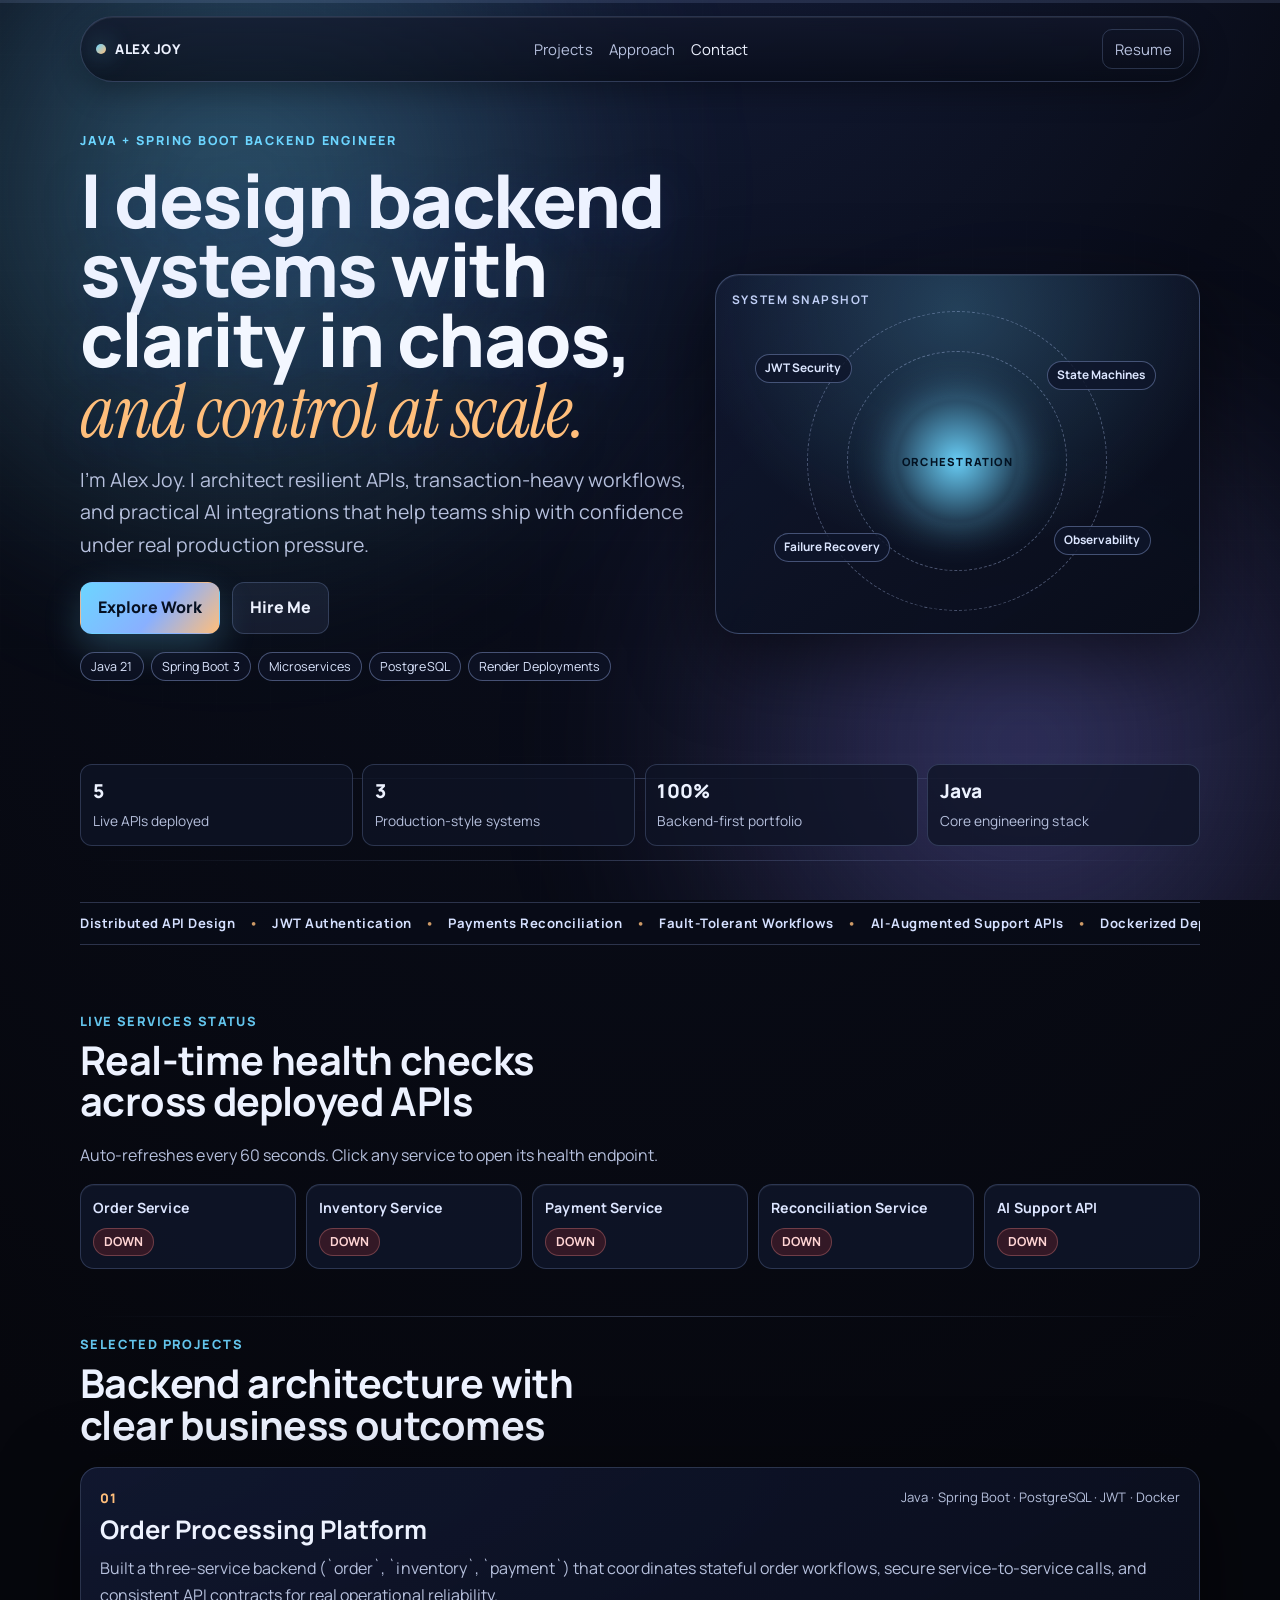
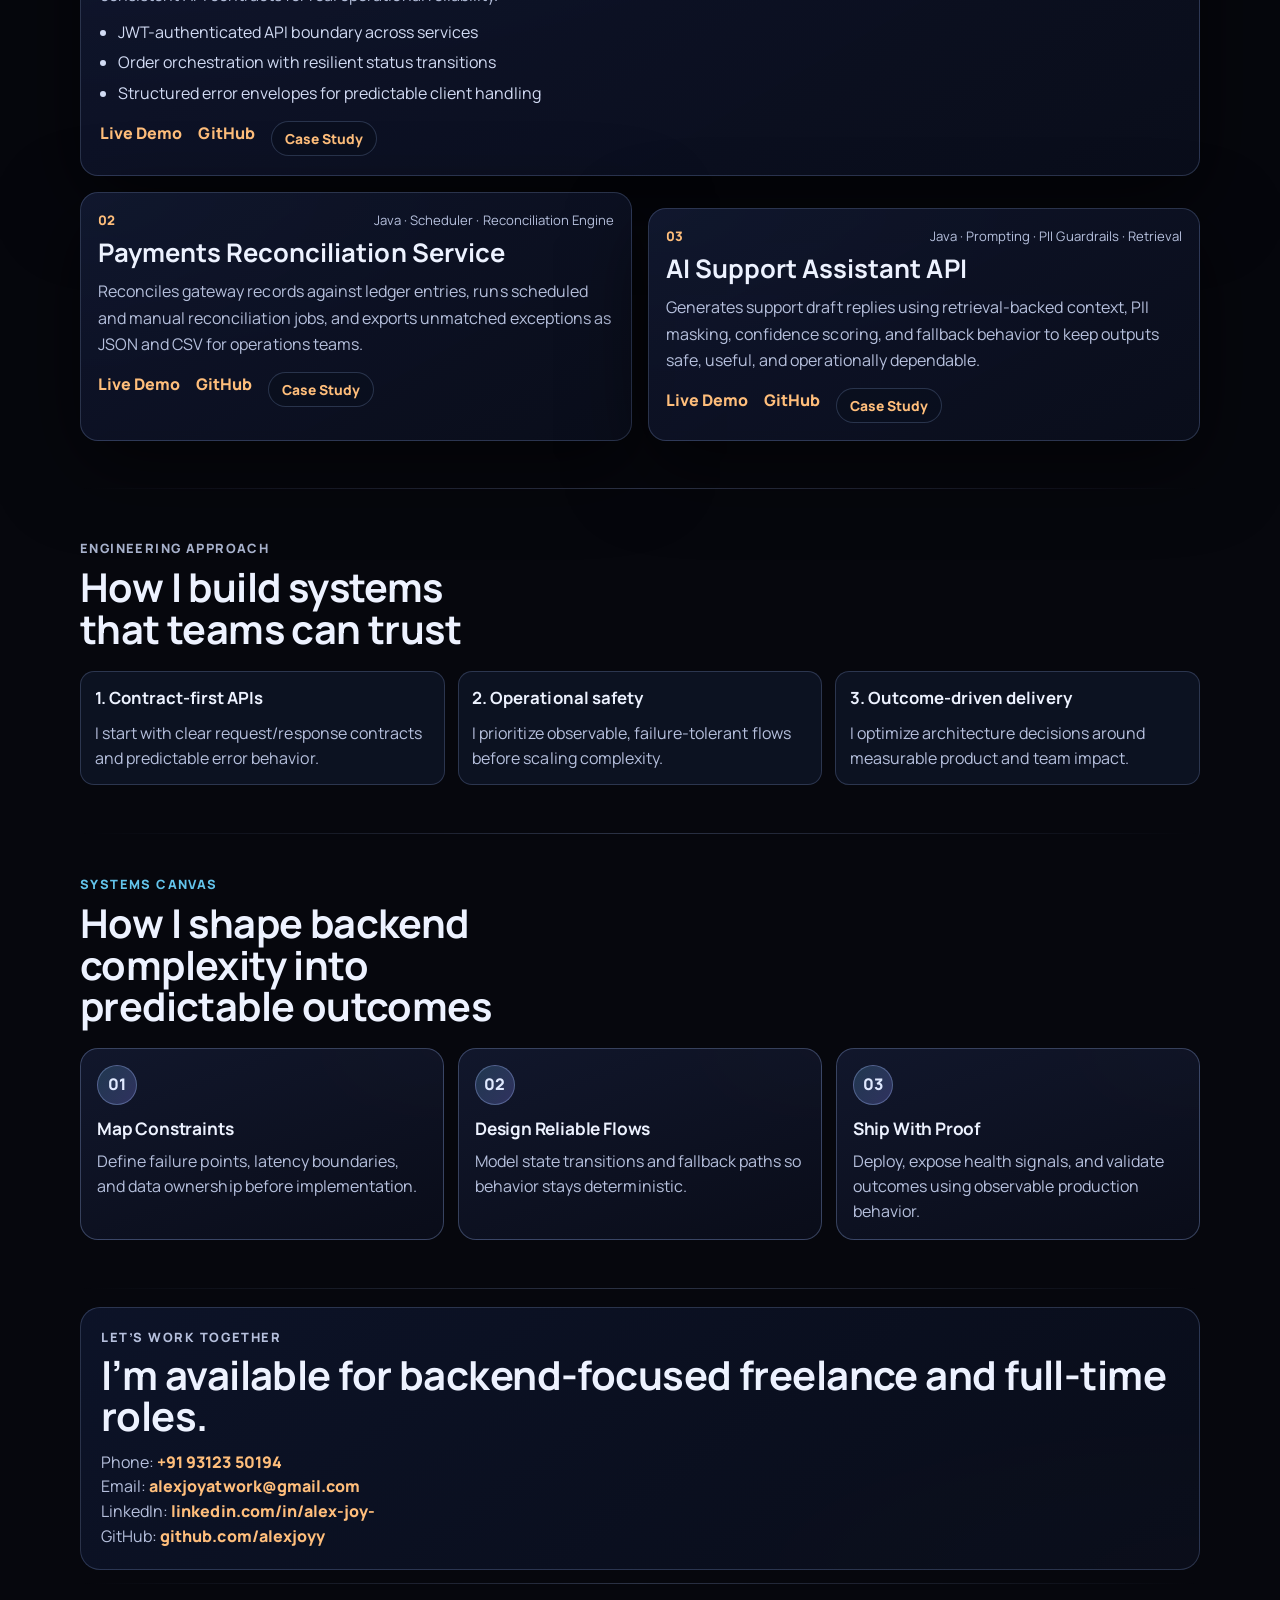
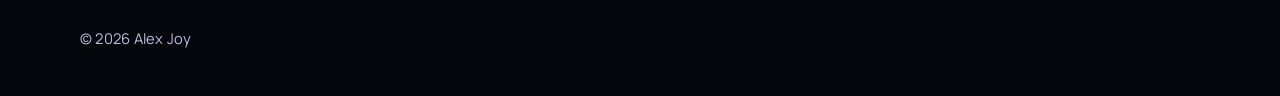
<file: index.html>
<!doctype html>
<html lang="en">
  <head>
    <meta charset="UTF-8" />
    <meta name="viewport" content="width=device-width, initial-scale=1.0" />
    <title>Alex Joy | Backend Systems Portfolio</title>
    <meta
      name="description"
      content="Alex Joy builds reliable backend systems with Java and Spring Boot: distributed APIs, payment reconciliation, and AI-assisted service workflows."
    />
    <meta property="og:type" content="website" />
    <meta property="og:title" content="Alex Joy | Backend Systems Portfolio" />
    <meta
      property="og:description"
      content="Java + Spring Boot backend engineer. Live APIs, payment systems, and production-style architecture case studies."
    />
    <meta property="og:url" content="https://alexjoyy.github.io/portfolio-site/" />
    <meta property="og:image" content="https://alexjoyy.github.io/portfolio-site/og-cover-v2.png" />
    <meta property="og:image:secure_url" content="https://alexjoyy.github.io/portfolio-site/og-cover-v2.png" />
    <meta property="og:image:width" content="1200" />
    <meta property="og:image:height" content="630" />
    <meta name="twitter:card" content="summary_large_image" />
    <meta name="twitter:title" content="Alex Joy | Backend Systems Portfolio" />
    <meta
      name="twitter:description"
      content="Java + Spring Boot backend engineer. Live APIs, payment systems, and production-style architecture case studies."
    />
    <meta name="twitter:image" content="https://alexjoyy.github.io/portfolio-site/og-cover-v2.png" />
    <link rel="preconnect" href="https://fonts.googleapis.com" />
    <link rel="preconnect" href="https://fonts.gstatic.com" crossorigin />
    <link
      href="https://fonts.googleapis.com/css2?family=Manrope:wght@400;500;700;800&family=Instrument+Serif:ital@0;1&display=swap"
      rel="stylesheet"
    />
    <link rel="stylesheet" href="styles.css" />
  </head>
  <body>
    <div class="scroll-progress" aria-hidden="true"><span></span></div>
    <div class="cursor cursor-dot" aria-hidden="true"></div>
    <div class="cursor cursor-ring" aria-hidden="true"></div>
    <div class="noise-layer" aria-hidden="true"></div>

    <div class="atmosphere" aria-hidden="true">
      <div class="mist mist-a"></div>
      <div class="mist mist-b"></div>
      <div class="mesh"></div>
    </div>

    <header class="frame">
      <a class="identity" href="#home">
        <span class="identity-dot"></span>
        <span>ALEX JOY</span>
      </a>
      <nav class="frame-nav">
        <a href="#projects">Projects</a>
        <a href="#approach">Approach</a>
        <a href="#contact">Contact</a>
      </nav>
      <a class="frame-resume" href="./Alex-Joy-Resume.pdf" download>Resume</a>
    </header>

    <main id="home" class="layout">
      <section class="hero reveal section-shell">
        <div class="hero-grid">
          <div class="hero-copy">
            <p class="hero-kicker">JAVA + SPRING BOOT BACKEND ENGINEER</p>
            <h1>
              I design backend systems
              <span>with clarity in chaos,</span>
              <em>and control at scale.</em>
            </h1>
            <p class="hero-sub">
              I’m Alex Joy. I architect resilient APIs, transaction-heavy
              workflows, and practical AI integrations that help teams ship with
              confidence under real production pressure.
            </p>
            <div class="hero-actions">
              <a class="btn btn-primary magnetic" href="#projects">Explore Work</a>
              <a class="btn btn-secondary magnetic" href="#contact">Hire Me</a>
            </div>
          </div>
          <aside class="hero-orbit tilt-card reveal" data-delay="90" aria-label="Backend architecture visual">
            <p class="orbit-kicker">SYSTEM SNAPSHOT</p>
            <div class="orbit-core">
              <span>ORCHESTRATION</span>
            </div>
            <div class="orbit-ring orbit-ring-a"></div>
            <div class="orbit-ring orbit-ring-b"></div>
            <div class="orbit-points">
              <span>JWT Security</span>
              <span>State Machines</span>
              <span>Failure Recovery</span>
              <span>Observability</span>
            </div>
          </aside>
        </div>
        <div class="hero-badges reveal" data-delay="120">
          <span>Java 21</span>
          <span>Spring Boot 3</span>
          <span>Microservices</span>
          <span>PostgreSQL</span>
          <span>Render Deployments</span>
        </div>
      </section>

      <section class="status-bar reveal section-shell" aria-label="Technical highlights">
        <div>
          <strong>5</strong>
          <span>Live APIs deployed</span>
        </div>
        <div>
          <strong>3</strong>
          <span>Production-style systems</span>
        </div>
        <div>
          <strong>100%</strong>
          <span>Backend-first portfolio</span>
        </div>
        <div>
          <strong>Java</strong>
          <span>Core engineering stack</span>
        </div>
      </section>

      <section class="signal-strip reveal" data-delay="80" aria-label="Capabilities ribbon">
        <div class="signal-track">
          <span>Distributed API Design</span>
          <span>JWT Authentication</span>
          <span>Payments Reconciliation</span>
          <span>Fault-Tolerant Workflows</span>
          <span>AI-Augmented Support APIs</span>
          <span>Dockerized Deployments</span>
          <span>Production Observability</span>
          <span aria-hidden="true">Distributed API Design</span>
          <span aria-hidden="true">JWT Authentication</span>
          <span aria-hidden="true">Payments Reconciliation</span>
          <span aria-hidden="true">Fault-Tolerant Workflows</span>
          <span aria-hidden="true">AI-Augmented Support APIs</span>
          <span aria-hidden="true">Dockerized Deployments</span>
          <span aria-hidden="true">Production Observability</span>
        </div>
      </section>

      <section id="live-status" class="live-status reveal section-shell" aria-label="Live backend status">
        <div class="section-intro">
          <p>Live Services Status</p>
          <h2>Real-time health checks across deployed APIs</h2>
        </div>
        <p class="status-note">
          Auto-refreshes every 60 seconds. Click any service to open its health endpoint.
        </p>
        <div class="health-grid">
          <a class="health-card" data-health-url="https://order-service-xqme.onrender.com/actuator/health" href="https://order-service-xqme.onrender.com/actuator/health" target="_blank" rel="noreferrer">
            <span class="health-name">Order Service</span>
            <span class="health-pill" data-state="checking">Checking...</span>
          </a>
          <a class="health-card" data-health-url="https://inventory-service-mi3o.onrender.com/actuator/health" href="https://inventory-service-mi3o.onrender.com/actuator/health" target="_blank" rel="noreferrer">
            <span class="health-name">Inventory Service</span>
            <span class="health-pill" data-state="checking">Checking...</span>
          </a>
          <a class="health-card" data-health-url="https://payment-service-rhz2.onrender.com/actuator/health" href="https://payment-service-rhz2.onrender.com/actuator/health" target="_blank" rel="noreferrer">
            <span class="health-name">Payment Service</span>
            <span class="health-pill" data-state="checking">Checking...</span>
          </a>
          <a class="health-card" data-health-url="https://payments-reconciliation-service.onrender.com/actuator/health" href="https://payments-reconciliation-service.onrender.com/actuator/health" target="_blank" rel="noreferrer">
            <span class="health-name">Reconciliation Service</span>
            <span class="health-pill" data-state="checking">Checking...</span>
          </a>
          <a class="health-card" data-health-url="https://ai-support-assistant-api.onrender.com/actuator/health" href="https://ai-support-assistant-api.onrender.com/actuator/health" target="_blank" rel="noreferrer">
            <span class="health-name">AI Support API</span>
            <span class="health-pill" data-state="checking">Checking...</span>
          </a>
        </div>
      </section>

      <section id="projects" class="projects reveal section-shell">
        <div class="section-intro">
          <p>Selected Projects</p>
          <h2>Backend architecture with clear business outcomes</h2>
        </div>

        <article class="project project-featured tilt-card reveal" data-delay="100">
          <div class="project-meta-row">
            <span class="project-num">01</span>
            <span>Java · Spring Boot · PostgreSQL · JWT · Docker</span>
          </div>
          <h3>Order Processing Platform</h3>
          <p>
            Built a three-service backend (`order`, `inventory`, `payment`) that
            coordinates stateful order workflows, secure service-to-service calls,
            and consistent API contracts for real operational reliability.
          </p>
          <ul>
            <li>JWT-authenticated API boundary across services</li>
            <li>Order orchestration with resilient status transitions</li>
            <li>Structured error envelopes for predictable client handling</li>
          </ul>
          <div class="project-links">
            <a href="https://order-service-xqme.onrender.com/actuator/health" target="_blank" rel="noreferrer">Live Demo</a>
            <a href="https://github.com/alexjoyy/order-processing-platform" target="_blank" rel="noreferrer">GitHub</a>
            <a class="detail-btn magnetic" href="./projects/order-processing-platform.html">Case Study</a>
          </div>
        </article>

        <div class="project-pair">
          <article class="project tilt-card reveal" data-delay="180">
            <div class="project-meta-row">
              <span class="project-num">02</span>
              <span>Java · Scheduler · Reconciliation Engine</span>
            </div>
            <h3>Payments Reconciliation Service</h3>
            <p>
              Reconciles gateway records against ledger entries, runs scheduled
              and manual reconciliation jobs, and exports unmatched exceptions as
              JSON and CSV for operations teams.
            </p>
            <div class="project-links">
              <a href="https://payments-reconciliation-service.onrender.com/actuator/health" target="_blank" rel="noreferrer">Live Demo</a>
              <a href="https://github.com/alexjoyy/payments-reconciliation-service" target="_blank" rel="noreferrer">GitHub</a>
              <a class="detail-btn magnetic" href="./projects/payments-reconciliation-service.html">Case Study</a>
            </div>
          </article>

          <article class="project tilt-card reveal" data-delay="260">
            <div class="project-meta-row">
              <span class="project-num">03</span>
              <span>Java · Prompting · PII Guardrails · Retrieval</span>
            </div>
            <h3>AI Support Assistant API</h3>
            <p>
              Generates support draft replies using retrieval-backed context,
              PII masking, confidence scoring, and fallback behavior to keep
              outputs safe, useful, and operationally dependable.
            </p>
            <div class="project-links">
              <a href="https://ai-support-assistant-api.onrender.com/actuator/health" target="_blank" rel="noreferrer">Live Demo</a>
              <a href="https://github.com/alexjoyy/ai-support-assistant-api" target="_blank" rel="noreferrer">GitHub</a>
              <a class="detail-btn magnetic" href="./projects/ai-support-assistant-api.html">Case Study</a>
            </div>
          </article>
        </div>
      </section>

      <section id="approach" class="approach reveal section-shell">
        <div class="section-intro">
          <p>Engineering Approach</p>
          <h2>How I build systems that teams can trust</h2>
        </div>
        <div class="approach-grid">
          <article>
            <h3>1. Contract-first APIs</h3>
            <p>I start with clear request/response contracts and predictable error behavior.</p>
          </article>
          <article>
            <h3>2. Operational safety</h3>
            <p>I prioritize observable, failure-tolerant flows before scaling complexity.</p>
          </article>
          <article>
            <h3>3. Outcome-driven delivery</h3>
            <p>I optimize architecture decisions around measurable product and team impact.</p>
          </article>
        </div>
      </section>

      <section class="systems reveal section-shell" aria-label="System thinking process">
        <div class="section-intro">
          <p>Systems Canvas</p>
          <h2>How I shape backend complexity into predictable outcomes</h2>
        </div>
        <div class="systems-grid">
          <article class="systems-card">
            <span>01</span>
            <h3>Map Constraints</h3>
            <p>Define failure points, latency boundaries, and data ownership before implementation.</p>
          </article>
          <article class="systems-card">
            <span>02</span>
            <h3>Design Reliable Flows</h3>
            <p>Model state transitions and fallback paths so behavior stays deterministic.</p>
          </article>
          <article class="systems-card">
            <span>03</span>
            <h3>Ship With Proof</h3>
            <p>Deploy, expose health signals, and validate outcomes using observable production behavior.</p>
          </article>
        </div>
      </section>

      <section id="contact" class="contact reveal section-shell">
        <p class="contact-kicker">Let’s Work Together</p>
        <h2>I’m available for backend-focused freelance and full-time roles.</h2>
        <p>
          Phone:
          <a href="tel:+919312350194">+91 93123 50194</a>
          <br />
          Email:
          <a href="mailto:alexjoyatwork@gmail.com">alexjoyatwork@gmail.com</a>
          <br />
          LinkedIn:
          <a href="https://www.linkedin.com/in/alex-joy-/" target="_blank" rel="noreferrer">linkedin.com/in/alex-joy-</a>
          <br />
          GitHub:
          <a href="https://github.com/alexjoyy" target="_blank" rel="noreferrer">github.com/alexjoyy</a>
        </p>
      </section>
    </main>

    <footer class="footer">
      <p>© <span id="year"></span> Alex Joy</p>
    </footer>

    <script src="script.js"></script>
  </body>
</html>
</file>
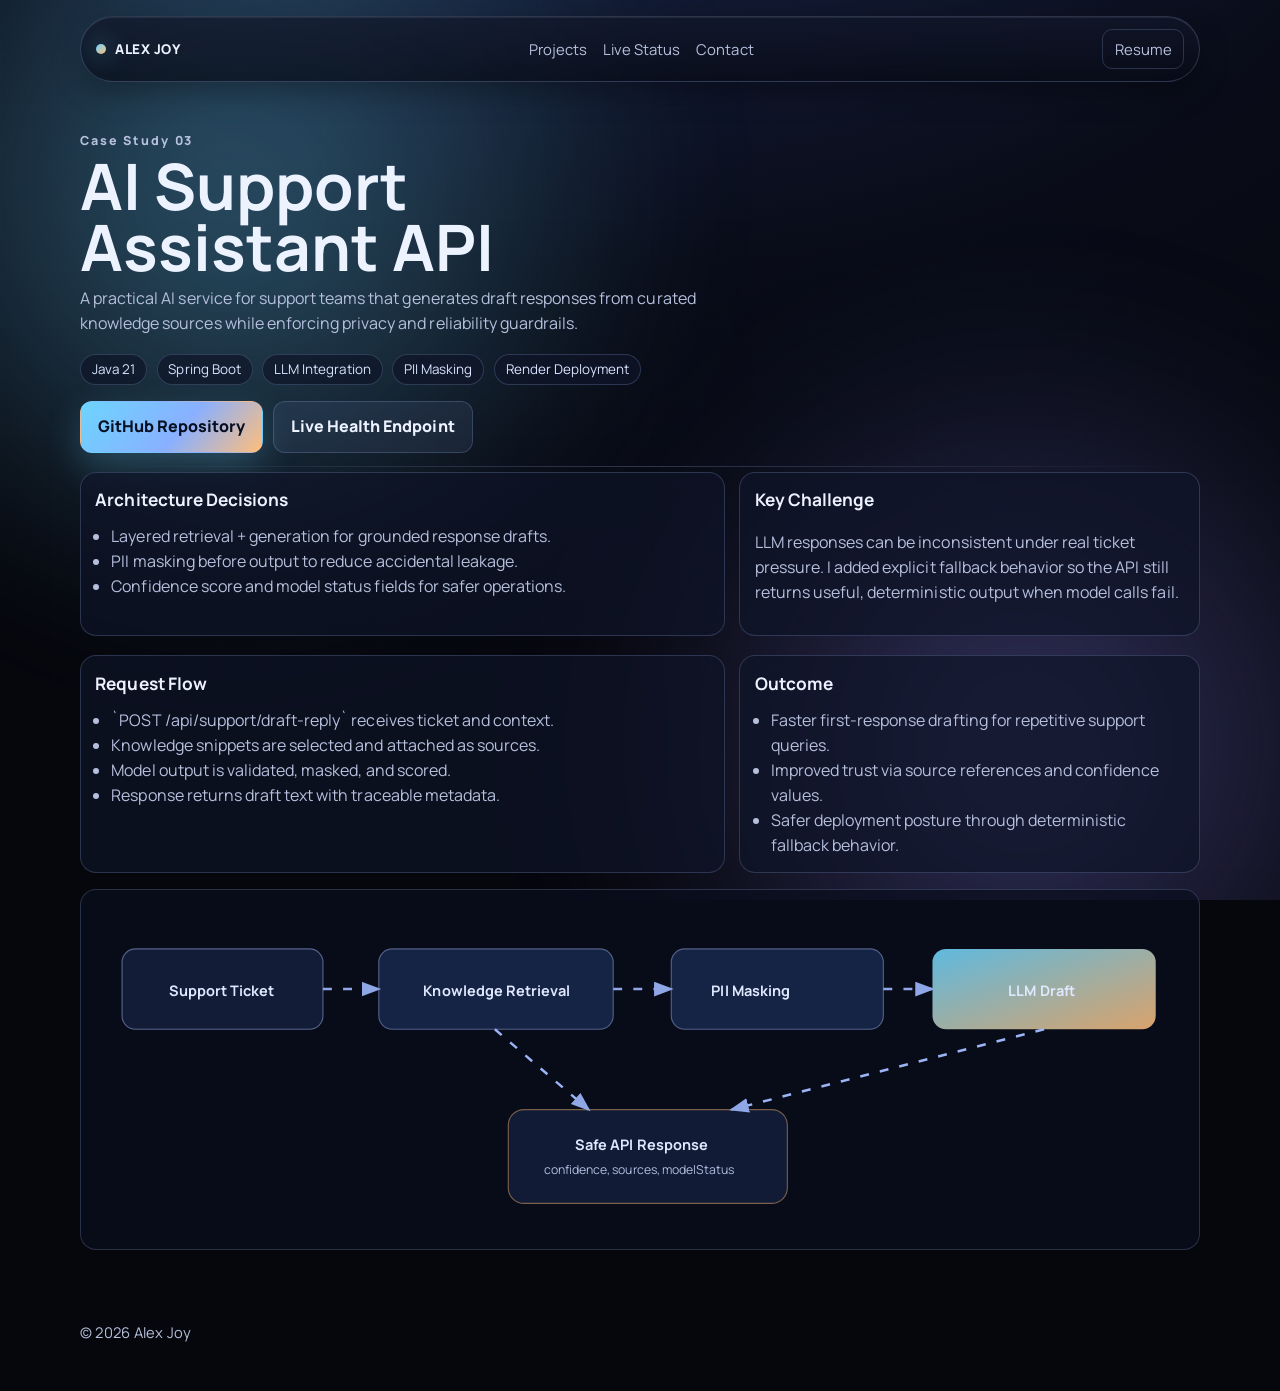
<file: projects/ai-support-assistant-api.html>
<!doctype html>
<html lang="en">
  <head>
    <meta charset="UTF-8" />
    <meta name="viewport" content="width=device-width, initial-scale=1.0" />
    <title>AI Support Assistant API | Alex Joy</title>
    <meta
      name="description"
      content="Case study: AI support assistant backend with retrieval context, PII masking, and fallback response safety."
    />
    <link rel="preconnect" href="https://fonts.googleapis.com" />
    <link rel="preconnect" href="https://fonts.gstatic.com" crossorigin />
    <link
      href="https://fonts.googleapis.com/css2?family=Manrope:wght@400;500;700;800&family=Instrument+Serif:ital@0;1&display=swap"
      rel="stylesheet"
    />
    <link rel="stylesheet" href="../styles.css" />
  </head>
  <body>
    <div class="cursor cursor-dot" aria-hidden="true"></div>
    <div class="cursor cursor-ring" aria-hidden="true"></div>

    <div class="atmosphere" aria-hidden="true">
      <div class="mist mist-a"></div>
      <div class="mist mist-b"></div>
      <div class="mesh"></div>
    </div>

    <header class="frame">
      <a class="identity" href="../index.html">
        <span class="identity-dot"></span>
        <span>ALEX JOY</span>
      </a>
      <nav class="frame-nav">
        <a href="../index.html#projects">Projects</a>
        <a href="../index.html#live-status">Live Status</a>
        <a href="../index.html#contact">Contact</a>
      </nav>
      <a class="frame-resume" href="../Alex-Joy-Resume.md" download>Resume</a>
    </header>

    <main class="layout case-page">
      <section class="case-header reveal section-shell">
        <p class="hero-kicker">Case Study 03</p>
        <h1>AI Support Assistant API</h1>
        <p>
          A practical AI service for support teams that generates draft responses
          from curated knowledge sources while enforcing privacy and reliability
          guardrails.
        </p>
        <div class="case-meta">
          <span>Java 21</span>
          <span>Spring Boot</span>
          <span>LLM Integration</span>
          <span>PII Masking</span>
          <span>Render Deployment</span>
        </div>
        <div class="case-actions">
          <a class="btn btn-primary magnetic" href="https://github.com/alexjoyy/ai-support-assistant-api" target="_blank" rel="noreferrer">GitHub Repository</a>
          <a class="btn btn-secondary magnetic" href="https://ai-support-assistant-api.onrender.com/actuator/health" target="_blank" rel="noreferrer">Live Health Endpoint</a>
        </div>
      </section>

      <section class="case-grid reveal" data-delay="120">
        <article class="case-card">
          <h2>Architecture Decisions</h2>
          <ul>
            <li>Layered retrieval + generation for grounded response drafts.</li>
            <li>PII masking before output to reduce accidental leakage.</li>
            <li>Confidence score and model status fields for safer operations.</li>
          </ul>
        </article>
        <article class="case-card">
          <h2>Key Challenge</h2>
          <p>
            LLM responses can be inconsistent under real ticket pressure. I added
            explicit fallback behavior so the API still returns useful, deterministic
            output when model calls fail.
          </p>
        </article>
      </section>

      <section class="case-grid reveal" data-delay="180">
        <article class="case-card">
          <h2>Request Flow</h2>
          <ul>
            <li>`POST /api/support/draft-reply` receives ticket and context.</li>
            <li>Knowledge snippets are selected and attached as sources.</li>
            <li>Model output is validated, masked, and scored.</li>
            <li>Response returns draft text with traceable metadata.</li>
          </ul>
        </article>
        <article class="case-card">
          <h2>Outcome</h2>
          <ul>
            <li>Faster first-response drafting for repetitive support queries.</li>
            <li>Improved trust via source references and confidence values.</li>
            <li>Safer deployment posture through deterministic fallback behavior.</li>
          </ul>
        </article>
      </section>

      <section class="arch-diagram reveal" data-delay="220" aria-label="AI support API architecture diagram">
        <svg viewBox="0 0 980 300" role="img" aria-label="Ticket input goes through retrieval and PII masking before LLM drafting and safe response output">
          <defs>
            <linearGradient id="aiA" x1="0%" y1="0%" x2="100%" y2="100%">
              <stop offset="0%" stop-color="#6cd5ff" stop-opacity="0.92" />
              <stop offset="100%" stop-color="#ffbe7b" stop-opacity="0.9" />
            </linearGradient>
            <marker id="arrowAi" markerWidth="10" markerHeight="10" refX="7" refY="3" orient="auto">
              <path d="M0,0 L0,6 L8,3 z" fill="#8fa7e6"></path>
            </marker>
          </defs>
          <rect x="26" y="42" width="180" height="72" rx="12" fill="rgba(20,30,58,0.9)" stroke="rgba(157,181,241,0.5)"></rect>
          <text x="68" y="84" class="arch-label">Support Ticket</text>

          <rect x="256" y="42" width="210" height="72" rx="12" fill="rgba(23,39,74,0.88)" stroke="rgba(157,181,241,0.48)"></rect>
          <text x="296" y="84" class="arch-label">Knowledge Retrieval</text>

          <rect x="518" y="42" width="190" height="72" rx="12" fill="rgba(23,39,74,0.88)" stroke="rgba(157,181,241,0.48)"></rect>
          <text x="554" y="84" class="arch-label">PII Masking</text>

          <rect x="752" y="42" width="200" height="72" rx="12" fill="url(#aiA)" opacity="0.94"></rect>
          <text x="820" y="84" class="arch-label" fill="#061022">LLM Draft</text>

          <rect x="372" y="186" width="250" height="84" rx="14" fill="rgba(18,29,56,0.92)" stroke="rgba(255,190,123,0.45)"></rect>
          <text x="432" y="222" class="arch-label">Safe API Response</text>
          <text x="404" y="244" class="arch-note">confidence, sources, modelStatus</text>

          <line class="arch-flow" x1="206" y1="78" x2="256" y2="78" stroke="#8fa7e6" stroke-width="2.2" marker-end="url(#arrowAi)"></line>
          <line class="arch-flow" x1="466" y1="78" x2="518" y2="78" stroke="#8fa7e6" stroke-width="2.2" marker-end="url(#arrowAi)"></line>
          <line class="arch-flow" x1="708" y1="78" x2="752" y2="78" stroke="#8fa7e6" stroke-width="2.2" marker-end="url(#arrowAi)"></line>
          <line class="arch-flow" x1="852" y1="114" x2="572" y2="186" stroke="#9bb4f6" stroke-width="2.2" marker-end="url(#arrowAi)"></line>
          <line class="arch-flow" x1="360" y1="114" x2="444" y2="186" stroke="#9bb4f6" stroke-width="2.2" marker-end="url(#arrowAi)"></line>
        </svg>
      </section>
    </main>

    <footer class="footer">
      <p>© <span id="year"></span> Alex Joy</p>
    </footer>

    <script src="../script.js"></script>
  </body>
</html>
</file>
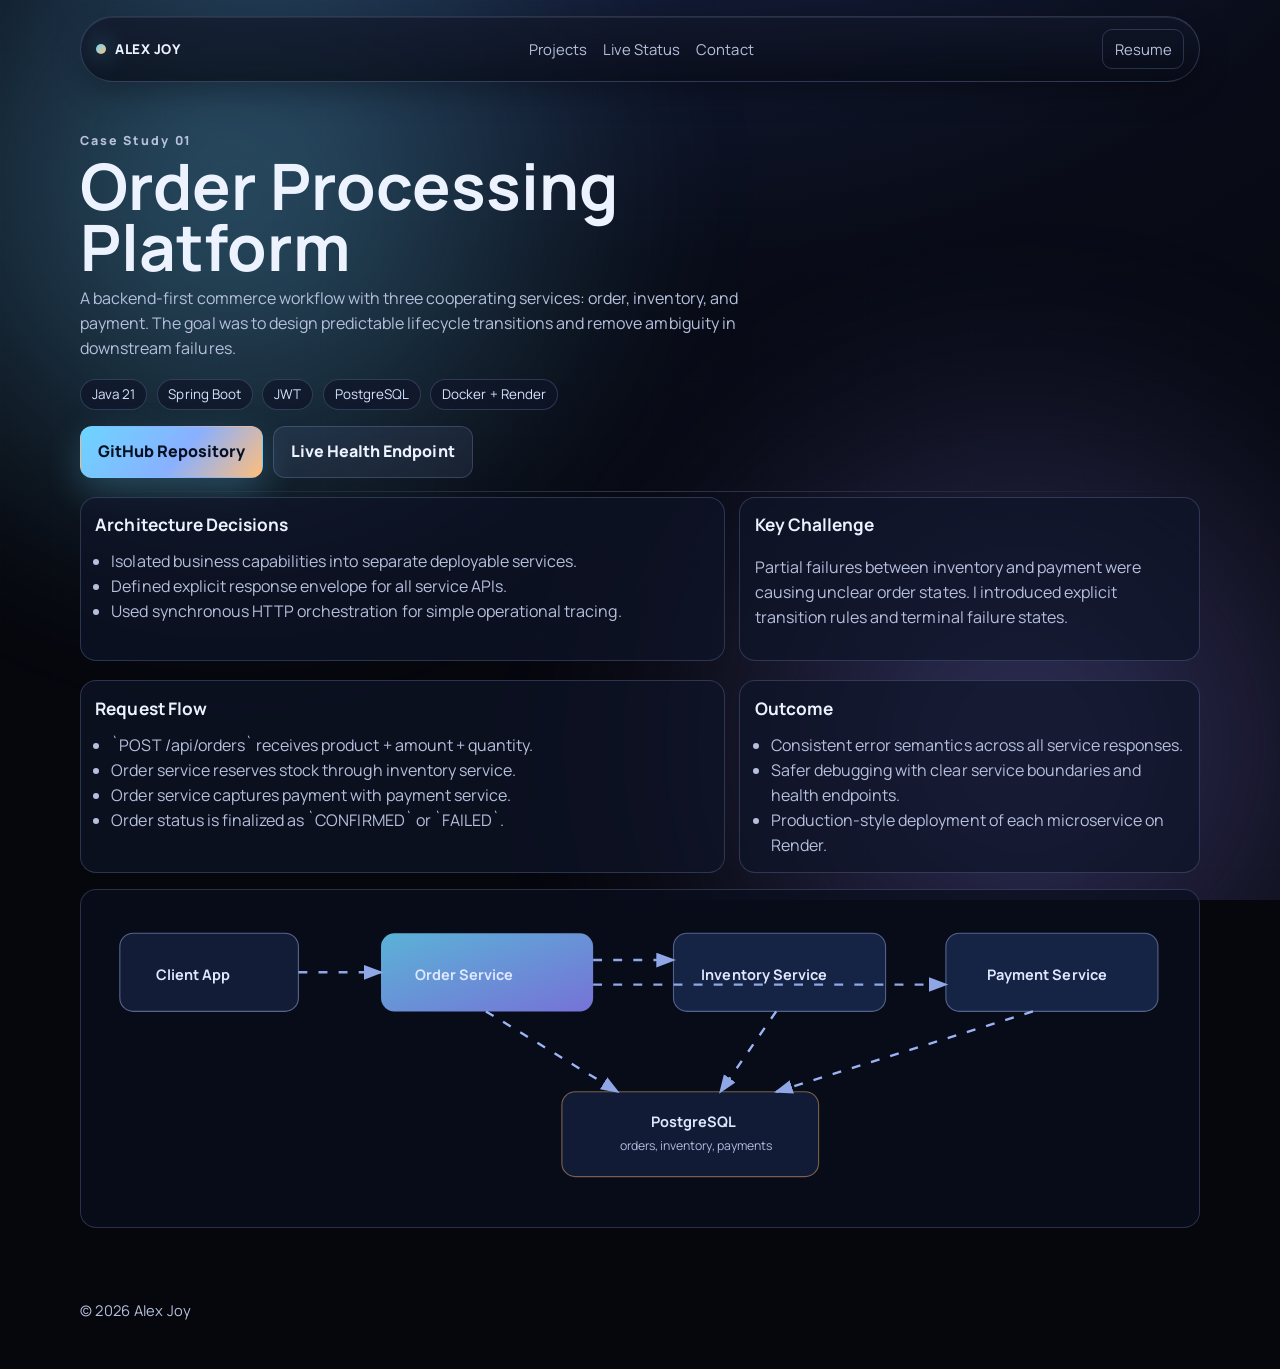
<file: projects/order-processing-platform.html>
<!doctype html>
<html lang="en">
  <head>
    <meta charset="UTF-8" />
    <meta name="viewport" content="width=device-width, initial-scale=1.0" />
    <title>Order Processing Platform | Alex Joy</title>
    <meta
      name="description"
      content="Case study: distributed order processing platform built with Java, Spring Boot, JWT auth, and PostgreSQL."
    />
    <link rel="preconnect" href="https://fonts.googleapis.com" />
    <link rel="preconnect" href="https://fonts.gstatic.com" crossorigin />
    <link
      href="https://fonts.googleapis.com/css2?family=Manrope:wght@400;500;700;800&family=Instrument+Serif:ital@0;1&display=swap"
      rel="stylesheet"
    />
    <link rel="stylesheet" href="../styles.css" />
  </head>
  <body>
    <div class="cursor cursor-dot" aria-hidden="true"></div>
    <div class="cursor cursor-ring" aria-hidden="true"></div>

    <div class="atmosphere" aria-hidden="true">
      <div class="mist mist-a"></div>
      <div class="mist mist-b"></div>
      <div class="mesh"></div>
    </div>

    <header class="frame">
      <a class="identity" href="../index.html">
        <span class="identity-dot"></span>
        <span>ALEX JOY</span>
      </a>
      <nav class="frame-nav">
        <a href="../index.html#projects">Projects</a>
        <a href="../index.html#live-status">Live Status</a>
        <a href="../index.html#contact">Contact</a>
      </nav>
      <a class="frame-resume" href="../Alex-Joy-Resume.md" download>Resume</a>
    </header>

    <main class="layout case-page">
      <section class="case-header reveal section-shell">
        <p class="hero-kicker">Case Study 01</p>
        <h1>Order Processing Platform</h1>
        <p>
          A backend-first commerce workflow with three cooperating services: order,
          inventory, and payment. The goal was to design predictable lifecycle
          transitions and remove ambiguity in downstream failures.
        </p>
        <div class="case-meta">
          <span>Java 21</span>
          <span>Spring Boot</span>
          <span>JWT</span>
          <span>PostgreSQL</span>
          <span>Docker + Render</span>
        </div>
        <div class="case-actions">
          <a class="btn btn-primary magnetic" href="https://github.com/alexjoyy/order-processing-platform" target="_blank" rel="noreferrer">GitHub Repository</a>
          <a class="btn btn-secondary magnetic" href="https://order-service-xqme.onrender.com/actuator/health" target="_blank" rel="noreferrer">Live Health Endpoint</a>
        </div>
      </section>

      <section class="case-grid reveal" data-delay="120">
        <article class="case-card">
          <h2>Architecture Decisions</h2>
          <ul>
            <li>Isolated business capabilities into separate deployable services.</li>
            <li>Defined explicit response envelope for all service APIs.</li>
            <li>Used synchronous HTTP orchestration for simple operational tracing.</li>
          </ul>
        </article>
        <article class="case-card">
          <h2>Key Challenge</h2>
          <p>
            Partial failures between inventory and payment were causing unclear order
            states. I introduced explicit transition rules and terminal failure states.
          </p>
        </article>
      </section>

      <section class="case-grid reveal" data-delay="180">
        <article class="case-card">
          <h2>Request Flow</h2>
          <ul>
            <li>`POST /api/orders` receives product + amount + quantity.</li>
            <li>Order service reserves stock through inventory service.</li>
            <li>Order service captures payment with payment service.</li>
            <li>Order status is finalized as `CONFIRMED` or `FAILED`.</li>
          </ul>
        </article>
        <article class="case-card">
          <h2>Outcome</h2>
          <ul>
            <li>Consistent error semantics across all service responses.</li>
            <li>Safer debugging with clear service boundaries and health endpoints.</li>
            <li>Production-style deployment of each microservice on Render.</li>
          </ul>
        </article>
      </section>

      <section class="arch-diagram reveal" data-delay="220" aria-label="Order platform architecture diagram">
        <svg viewBox="0 0 980 280" role="img" aria-label="Client calls order service, which calls inventory and payment services with shared database">
          <defs>
            <linearGradient id="ordA" x1="0%" y1="0%" x2="100%" y2="100%">
              <stop offset="0%" stop-color="#6cd5ff" stop-opacity="0.9" />
              <stop offset="100%" stop-color="#8d88ff" stop-opacity="0.9" />
            </linearGradient>
            <marker id="arrowOrd" markerWidth="10" markerHeight="10" refX="7" refY="3" orient="auto">
              <path d="M0,0 L0,6 L8,3 z" fill="#8fa7e6"></path>
            </marker>
          </defs>
          <rect x="24" y="28" width="160" height="70" rx="12" fill="rgba(20,30,58,0.9)" stroke="rgba(157,181,241,0.5)"></rect>
          <text x="56" y="70" class="arch-label">Client App</text>
          <rect x="258" y="28" width="190" height="70" rx="12" fill="url(#ordA)" opacity="0.92"></rect>
          <text x="288" y="70" class="arch-label" fill="#061022">Order Service</text>
          <rect x="520" y="28" width="190" height="70" rx="12" fill="rgba(23,39,74,0.88)" stroke="rgba(157,181,241,0.48)"></rect>
          <text x="545" y="70" class="arch-label">Inventory Service</text>
          <rect x="764" y="28" width="190" height="70" rx="12" fill="rgba(23,39,74,0.88)" stroke="rgba(157,181,241,0.48)"></rect>
          <text x="801" y="70" class="arch-label">Payment Service</text>
          <rect x="420" y="170" width="230" height="76" rx="12" fill="rgba(18,29,56,0.92)" stroke="rgba(255,190,123,0.45)"></rect>
          <text x="500" y="202" class="arch-label">PostgreSQL</text>
          <text x="472" y="222" class="arch-note">orders, inventory, payments</text>

          <line class="arch-flow" x1="184" y1="63" x2="258" y2="63" stroke="#8fa7e6" stroke-width="2.2" marker-end="url(#arrowOrd)"></line>
          <line class="arch-flow" x1="448" y1="52" x2="520" y2="52" stroke="#8fa7e6" stroke-width="2.2" marker-end="url(#arrowOrd)"></line>
          <line class="arch-flow" x1="448" y1="74" x2="764" y2="74" stroke="#8fa7e6" stroke-width="2.2" marker-end="url(#arrowOrd)"></line>
          <line class="arch-flow" x1="352" y1="98" x2="470" y2="170" stroke="#9bb4f6" stroke-width="2.1" marker-end="url(#arrowOrd)"></line>
          <line class="arch-flow" x1="612" y1="98" x2="562" y2="170" stroke="#9bb4f6" stroke-width="2.1" marker-end="url(#arrowOrd)"></line>
          <line class="arch-flow" x1="842" y1="98" x2="612" y2="170" stroke="#9bb4f6" stroke-width="2.1" marker-end="url(#arrowOrd)"></line>
        </svg>
      </section>
    </main>

    <footer class="footer">
      <p>© <span id="year"></span> Alex Joy</p>
    </footer>

    <script src="../script.js"></script>
  </body>
</html>
</file>
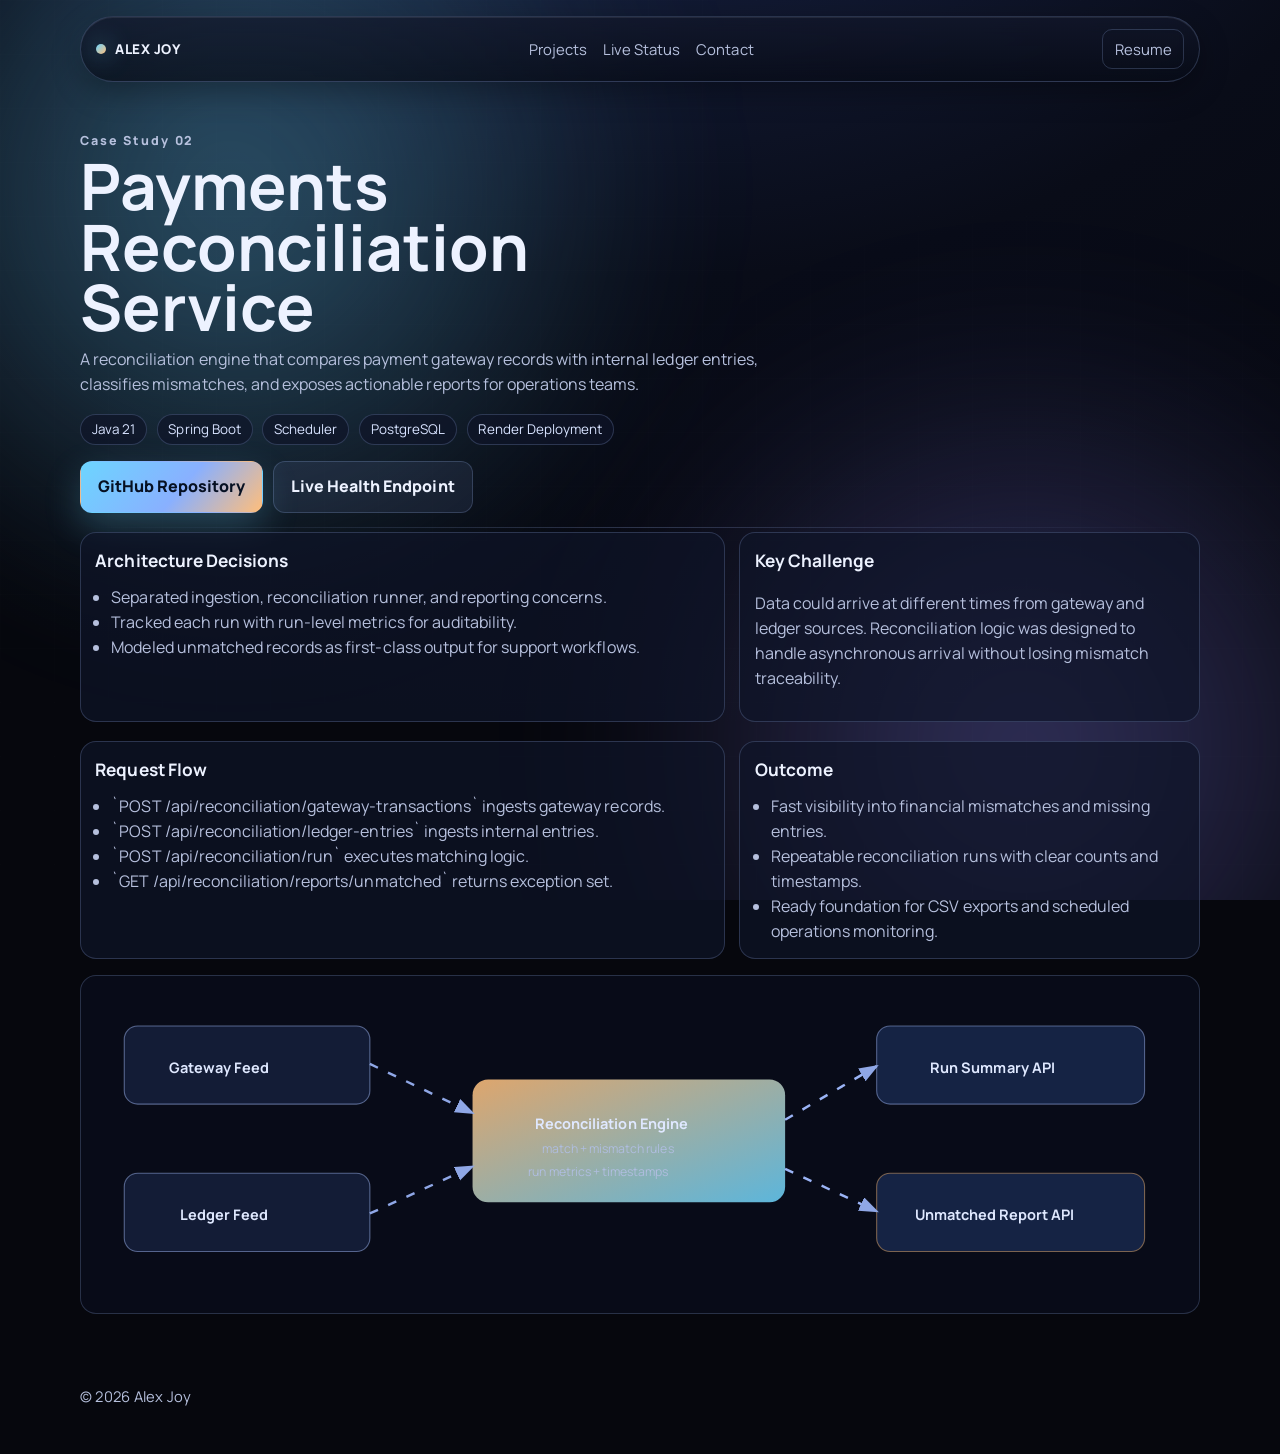
<file: projects/payments-reconciliation-service.html>
<!doctype html>
<html lang="en">
  <head>
    <meta charset="UTF-8" />
    <meta name="viewport" content="width=device-width, initial-scale=1.0" />
    <title>Payments Reconciliation Service | Alex Joy</title>
    <meta
      name="description"
      content="Case study: payment reconciliation backend that compares gateway transactions against ledger entries with mismatch reporting."
    />
    <link rel="preconnect" href="https://fonts.googleapis.com" />
    <link rel="preconnect" href="https://fonts.gstatic.com" crossorigin />
    <link
      href="https://fonts.googleapis.com/css2?family=Manrope:wght@400;500;700;800&family=Instrument+Serif:ital@0;1&display=swap"
      rel="stylesheet"
    />
    <link rel="stylesheet" href="../styles.css" />
  </head>
  <body>
    <div class="cursor cursor-dot" aria-hidden="true"></div>
    <div class="cursor cursor-ring" aria-hidden="true"></div>

    <div class="atmosphere" aria-hidden="true">
      <div class="mist mist-a"></div>
      <div class="mist mist-b"></div>
      <div class="mesh"></div>
    </div>

    <header class="frame">
      <a class="identity" href="../index.html">
        <span class="identity-dot"></span>
        <span>ALEX JOY</span>
      </a>
      <nav class="frame-nav">
        <a href="../index.html#projects">Projects</a>
        <a href="../index.html#live-status">Live Status</a>
        <a href="../index.html#contact">Contact</a>
      </nav>
      <a class="frame-resume" href="../Alex-Joy-Resume.md" download>Resume</a>
    </header>

    <main class="layout case-page">
      <section class="case-header reveal section-shell">
        <p class="hero-kicker">Case Study 02</p>
        <h1>Payments Reconciliation Service</h1>
        <p>
          A reconciliation engine that compares payment gateway records with internal
          ledger entries, classifies mismatches, and exposes actionable reports for
          operations teams.
        </p>
        <div class="case-meta">
          <span>Java 21</span>
          <span>Spring Boot</span>
          <span>Scheduler</span>
          <span>PostgreSQL</span>
          <span>Render Deployment</span>
        </div>
        <div class="case-actions">
          <a class="btn btn-primary magnetic" href="https://github.com/alexjoyy/payments-reconciliation-service" target="_blank" rel="noreferrer">GitHub Repository</a>
          <a class="btn btn-secondary magnetic" href="https://payments-reconciliation-service.onrender.com/actuator/health" target="_blank" rel="noreferrer">Live Health Endpoint</a>
        </div>
      </section>

      <section class="case-grid reveal" data-delay="120">
        <article class="case-card">
          <h2>Architecture Decisions</h2>
          <ul>
            <li>Separated ingestion, reconciliation runner, and reporting concerns.</li>
            <li>Tracked each run with run-level metrics for auditability.</li>
            <li>Modeled unmatched records as first-class output for support workflows.</li>
          </ul>
        </article>
        <article class="case-card">
          <h2>Key Challenge</h2>
          <p>
            Data could arrive at different times from gateway and ledger sources.
            Reconciliation logic was designed to handle asynchronous arrival without
            losing mismatch traceability.
          </p>
        </article>
      </section>

      <section class="case-grid reveal" data-delay="180">
        <article class="case-card">
          <h2>Request Flow</h2>
          <ul>
            <li>`POST /api/reconciliation/gateway-transactions` ingests gateway records.</li>
            <li>`POST /api/reconciliation/ledger-entries` ingests internal entries.</li>
            <li>`POST /api/reconciliation/run` executes matching logic.</li>
            <li>`GET /api/reconciliation/reports/unmatched` returns exception set.</li>
          </ul>
        </article>
        <article class="case-card">
          <h2>Outcome</h2>
          <ul>
            <li>Fast visibility into financial mismatches and missing entries.</li>
            <li>Repeatable reconciliation runs with clear counts and timestamps.</li>
            <li>Ready foundation for CSV exports and scheduled operations monitoring.</li>
          </ul>
        </article>
      </section>

      <section class="arch-diagram reveal" data-delay="220" aria-label="Reconciliation architecture diagram">
        <svg viewBox="0 0 980 280" role="img" aria-label="Gateway and ledger feeds into reconciliation engine and unmatched report output">
          <defs>
            <linearGradient id="recA" x1="0%" y1="0%" x2="100%" y2="100%">
              <stop offset="0%" stop-color="#ffbe7b" stop-opacity="0.92" />
              <stop offset="100%" stop-color="#6cd5ff" stop-opacity="0.9" />
            </linearGradient>
            <marker id="arrowRec" markerWidth="10" markerHeight="10" refX="7" refY="3" orient="auto">
              <path d="M0,0 L0,6 L8,3 z" fill="#8fa7e6"></path>
            </marker>
          </defs>
          <rect x="28" y="34" width="220" height="70" rx="12" fill="rgba(20,30,58,0.9)" stroke="rgba(157,181,241,0.5)"></rect>
          <text x="68" y="76" class="arch-label">Gateway Feed</text>
          <rect x="28" y="166" width="220" height="70" rx="12" fill="rgba(20,30,58,0.9)" stroke="rgba(157,181,241,0.5)"></rect>
          <text x="78" y="208" class="arch-label">Ledger Feed</text>

          <rect x="340" y="82" width="280" height="110" rx="14" fill="url(#recA)" opacity="0.94"></rect>
          <text x="396" y="126" class="arch-label" fill="#071022">Reconciliation Engine</text>
          <text x="402" y="148" class="arch-note" fill="#102146">match + mismatch rules</text>
          <text x="390" y="168" class="arch-note" fill="#102146">run metrics + timestamps</text>

          <rect x="702" y="34" width="240" height="70" rx="12" fill="rgba(23,39,74,0.88)" stroke="rgba(157,181,241,0.48)"></rect>
          <text x="750" y="76" class="arch-label">Run Summary API</text>
          <rect x="702" y="166" width="240" height="70" rx="12" fill="rgba(23,39,74,0.88)" stroke="rgba(255,190,123,0.45)"></rect>
          <text x="736" y="208" class="arch-label">Unmatched Report API</text>

          <line class="arch-flow" x1="248" y1="68" x2="340" y2="112" stroke="#8fa7e6" stroke-width="2.2" marker-end="url(#arrowRec)"></line>
          <line class="arch-flow" x1="248" y1="202" x2="340" y2="160" stroke="#8fa7e6" stroke-width="2.2" marker-end="url(#arrowRec)"></line>
          <line class="arch-flow" x1="620" y1="118" x2="702" y2="70" stroke="#9bb4f6" stroke-width="2.2" marker-end="url(#arrowRec)"></line>
          <line class="arch-flow" x1="620" y1="162" x2="702" y2="200" stroke="#9bb4f6" stroke-width="2.2" marker-end="url(#arrowRec)"></line>
        </svg>
      </section>
    </main>

    <footer class="footer">
      <p>© <span id="year"></span> Alex Joy</p>
    </footer>

    <script src="../script.js"></script>
  </body>
</html>
</file>
<file: styles.css>
:root {
  --bg: #06070d;
  --bg-soft: #0c1020;
  --panel: rgba(15, 20, 38, 0.78);
  --panel-border: rgba(157, 181, 241, 0.22);
  --text: #edf2ff;
  --muted: #b6c0dd;
  --cyan: #6cd5ff;
  --amber: #ffbe7b;
  --violet: #8d88ff;
  --shadow: 0 24px 80px rgba(0, 0, 0, 0.56);
  --space-1: clamp(0.7rem, 1.2vw, 1rem);
  --space-2: clamp(1rem, 1.6vw, 1.5rem);
  --space-3: clamp(1.4rem, 2.6vw, 2.5rem);
  --space-4: clamp(2rem, 4.4vw, 4rem);
  --easing: cubic-bezier(0.2, 0.65, 0.15, 1);
  --text-strong: #f3f7ff;
  --heading-tracking: -0.02em;
}

* {
  box-sizing: border-box;
}

html,
body {
  margin: 0;
  padding: 0;
}

body {
  min-height: 100vh;
  background:
    radial-gradient(110% 70% at 50% -20%, #1a264c, #090c18 56%, #06070d 100%),
    linear-gradient(180deg, #090d1b 0%, #06070d 100%);
  color: var(--text);
  font-family: "Manrope", sans-serif;
  line-height: 1.56;
  letter-spacing: 0.002em;
  overflow-x: hidden;
  cursor: auto;
  text-rendering: optimizeLegibility;
  -webkit-font-smoothing: antialiased;
}

.scroll-progress {
  position: fixed;
  left: 0;
  top: 0;
  width: 100%;
  height: 3px;
  z-index: 130;
  background: rgba(136, 153, 202, 0.18);
}

.scroll-progress span {
  display: block;
  height: 100%;
  width: 0%;
  background: linear-gradient(90deg, var(--cyan), #8ea8ff, var(--amber));
  box-shadow: 0 0 20px rgba(108, 213, 255, 0.45);
}

.noise-layer {
  position: fixed;
  inset: 0;
  z-index: 1;
  pointer-events: none;
  opacity: 0.13;
  background-image: radial-gradient(rgba(255, 255, 255, 0.1) 0.7px, transparent 0.7px);
  background-size: 3px 3px;
  mix-blend-mode: soft-light;
}

.atmosphere {
  position: fixed;
  inset: 0;
  z-index: 0;
  pointer-events: none;
  overflow: hidden;
}

.mist {
  position: absolute;
  width: min(72vw, 980px);
  aspect-ratio: 1;
  border-radius: 50%;
  filter: blur(72px);
  opacity: 0.38;
}

.mist-a {
  top: -30%;
  left: -18%;
  background: radial-gradient(circle, rgba(109, 212, 255, 0.95), rgba(109, 212, 255, 0.04) 64%);
  animation: driftA 18s ease-in-out infinite alternate;
}

.mist-b {
  right: -16%;
  bottom: -34%;
  background: radial-gradient(circle, rgba(141, 136, 255, 0.9), rgba(141, 136, 255, 0.05) 62%);
  animation: driftB 24s ease-in-out infinite alternate;
}

.mesh {
  position: absolute;
  inset: 0;
  background-image:
    linear-gradient(rgba(255, 255, 255, 0.11) 1px, transparent 1px),
    linear-gradient(90deg, rgba(255, 255, 255, 0.11) 1px, transparent 1px);
  background-size: 54px 54px;
  opacity: 0.06;
}

.frame {
  position: sticky;
  top: 0;
  z-index: 10;
  width: min(1120px, 94vw);
  margin: 1rem auto;
  padding: 0.78rem 0.92rem;
  border: 1px solid var(--panel-border);
  border-radius: 999px;
  background:
    linear-gradient(180deg, rgba(18, 23, 42, 0.74), rgba(7, 11, 22, 0.7));
  backdrop-filter: blur(10px);
  box-shadow:
    inset 0 1px 0 rgba(255, 255, 255, 0.08),
    0 10px 30px rgba(0, 0, 0, 0.3);
  display: flex;
  align-items: center;
  justify-content: space-between;
  gap: 0.8rem;
}

.identity {
  color: var(--text);
  text-decoration: none;
  font-weight: 800;
  letter-spacing: 0.04em;
  font-size: 0.84rem;
  display: inline-flex;
  align-items: center;
  gap: 0.58rem;
}

.identity-dot {
  width: 10px;
  height: 10px;
  border-radius: 50%;
  background: linear-gradient(135deg, var(--cyan), var(--amber));
  box-shadow: 0 0 24px rgba(108, 213, 255, 0.8);
}

.frame-nav {
  display: flex;
  gap: 1rem;
}

.frame-nav a,
.frame-resume {
  text-decoration: none;
  color: var(--muted);
  font-size: 0.93rem;
  transition: color 180ms ease, opacity 180ms ease;
}

.frame-resume {
  border: 1px solid var(--panel-border);
  border-radius: 10px;
  padding: 0.44rem 0.72rem;
}

.frame-nav a:hover,
.frame-resume:hover {
  color: var(--text);
}

.layout,
.footer {
  position: relative;
  z-index: 2;
  width: min(1120px, 92vw);
  margin: 0 auto;
}

.section-shell {
  position: relative;
}

.section-shell::after {
  content: "";
  position: absolute;
  left: 0;
  right: 0;
  bottom: calc(var(--space-3) * -0.45);
  height: 1px;
  background: linear-gradient(90deg, transparent, rgba(157, 181, 241, 0.25), transparent);
  pointer-events: none;
}

.hero {
  min-height: 74vh;
  padding: var(--space-3) 0 var(--space-3);
}

.hero-grid {
  display: grid;
  grid-template-columns: 1.12fr 0.88fr;
  gap: 1.1rem;
  align-items: end;
}

.hero-copy {
  max-width: 720px;
}

.hero-kicker {
  margin: 0;
  font-size: 0.78rem;
  letter-spacing: 0.15em;
  color: var(--cyan);
  font-weight: 800;
}

.hero h1 {
  margin: 0.85rem 0 1rem;
  font-size: clamp(2.3rem, 5.8vw, 5.4rem);
  line-height: 0.94;
  font-weight: 800;
  max-width: 14.5ch;
  text-wrap: balance;
  letter-spacing: var(--heading-tracking);
  text-shadow: 0 10px 40px rgba(34, 56, 122, 0.35);
}

.hero h1 span {
  color: var(--text-strong);
}

.hero h1 em {
  font-family: "Instrument Serif", serif;
  font-style: italic;
  font-weight: 400;
  color: var(--amber);
}

.hero-sub {
  max-width: 58ch;
  color: var(--muted);
  margin: 0;
  font-size: clamp(1.02rem, 2.1vw, 1.22rem);
  text-wrap: pretty;
  line-height: 1.68;
}

.hero-actions {
  margin-top: var(--space-2);
  display: flex;
  flex-wrap: wrap;
  gap: 0.72rem;
}

.hero-badges {
  margin-top: 1.1rem;
  display: flex;
  gap: 0.45rem;
  flex-wrap: wrap;
}

.hero-badges span {
  border: 1px solid rgba(157, 181, 241, 0.4);
  border-radius: 999px;
  padding: 0.24rem 0.64rem;
  font-size: 0.78rem;
  color: #dce6ff;
  background: rgba(14, 19, 39, 0.74);
}

.hero-orbit {
  position: relative;
  min-height: 360px;
  border: 1px solid rgba(157, 181, 241, 0.3);
  border-radius: 24px;
  background:
    radial-gradient(80% 100% at 50% 10%, rgba(108, 213, 255, 0.23), transparent 68%),
    linear-gradient(145deg, rgba(17, 24, 48, 0.94), rgba(8, 12, 24, 0.97));
  box-shadow: inset 0 1px 0 rgba(255, 255, 255, 0.06), var(--shadow);
  overflow: hidden;
  padding: 1rem;
}

.orbit-kicker {
  margin: 0;
  font-size: 0.74rem;
  letter-spacing: 0.13em;
  color: #c0cff6;
  font-weight: 700;
}

.orbit-core {
  position: absolute;
  left: 50%;
  top: 52%;
  transform: translate(-50%, -50%);
  width: 130px;
  height: 130px;
  border-radius: 50%;
  background: radial-gradient(circle, rgba(108, 213, 255, 0.95), rgba(108, 213, 255, 0.2) 65%);
  display: grid;
  place-items: center;
  box-shadow: 0 0 40px rgba(108, 213, 255, 0.45);
}

.orbit-core span {
  font-size: 0.7rem;
  letter-spacing: 0.11em;
  font-weight: 800;
  color: #031222;
}

.orbit-ring {
  position: absolute;
  border-radius: 50%;
  border: 1px dashed rgba(186, 204, 252, 0.36);
}

.orbit-ring-a {
  width: 220px;
  height: 220px;
  left: calc(50% - 110px);
  top: calc(52% - 110px);
  animation: spinRing 16s linear infinite;
}

.orbit-ring-b {
  width: 300px;
  height: 300px;
  left: calc(50% - 150px);
  top: calc(52% - 150px);
  animation: spinRing 26s linear infinite reverse;
}

.orbit-points {
  position: absolute;
  inset: 0;
}

.orbit-points span {
  position: absolute;
  border: 1px solid rgba(157, 181, 241, 0.38);
  background: rgba(15, 22, 43, 0.84);
  border-radius: 999px;
  padding: 0.25rem 0.58rem;
  color: #dce6ff;
  font-size: 0.74rem;
  font-weight: 700;
}

.orbit-points span:nth-child(1) { left: 8%; top: 22%; }
.orbit-points span:nth-child(2) { right: 9%; top: 24%; }
.orbit-points span:nth-child(3) { left: 12%; bottom: 20%; }
.orbit-points span:nth-child(4) { right: 10%; bottom: 22%; }

.btn {
  text-decoration: none;
  padding: 0.78rem 1.06rem;
  border-radius: 12px;
  font-weight: 800;
  border: 1px solid transparent;
  transition: transform 220ms ease, box-shadow 220ms ease, border-color 220ms ease;
  position: relative;
  overflow: hidden;
}

.btn-primary {
  color: #061022;
  background: linear-gradient(130deg, var(--cyan), #89b0ff 55%, var(--amber));
  box-shadow: 0 14px 36px rgba(109, 212, 255, 0.24);
}

.btn-secondary {
  color: var(--text);
  border-color: var(--panel-border);
  background: rgba(137, 158, 220, 0.1);
}

.btn:hover {
  transform: translateY(-2px);
}

.btn::after {
  content: "";
  position: absolute;
  inset: 0;
  background: linear-gradient(100deg, transparent 20%, rgba(255, 255, 255, 0.25) 48%, transparent 70%);
  transform: translateX(-130%);
  transition: transform 460ms ease;
}

.btn:hover::after {
  transform: translateX(130%);
}

.status-bar {
  display: grid;
  grid-template-columns: repeat(4, minmax(0, 1fr));
  gap: 0.62rem;
  margin: 0 0 var(--space-4);
}

.status-bar div {
  border: 1px solid var(--panel-border);
  border-radius: 12px;
  padding: 0.72rem;
  background: var(--panel);
}

.signal-strip {
  margin: 0.3rem 0 var(--space-3);
  border: 1px solid rgba(157, 181, 241, 0.24);
  border-left: none;
  border-right: none;
  overflow: hidden;
  background: rgba(9, 13, 25, 0.75);
}

.signal-track {
  width: max-content;
  display: flex;
  align-items: center;
  gap: 0.85rem;
  padding: 0.65rem 0;
  animation: marquee 28s linear infinite;
}

.signal-track span {
  font-size: 0.82rem;
  font-weight: 700;
  color: #d5e0ff;
  white-space: nowrap;
  letter-spacing: 0.04em;
}

.signal-track span::after {
  content: "•";
  margin-left: 0.85rem;
  color: rgba(255, 190, 123, 0.8);
}

.status-bar strong {
  display: block;
  font-size: 1.2rem;
  font-weight: 800;
  margin-bottom: 0.1rem;
}

.status-bar span {
  color: var(--muted);
  font-size: 0.86rem;
}

.section-intro p {
  margin: 0;
  color: var(--cyan);
  font-size: 0.8rem;
  letter-spacing: 0.11em;
  text-transform: uppercase;
  font-weight: 800;
  opacity: 0.92;
}

.section-intro h2 {
  margin: 0.5rem 0 1.25rem;
  max-width: 20ch;
  font-size: clamp(1.5rem, 3.1vw, 2.7rem);
  line-height: 1.05;
  letter-spacing: -0.015em;
  text-wrap: balance;
}

.projects {
  padding: var(--space-3) 0 var(--space-3);
}

.project {
  position: relative;
  border: 1px solid var(--panel-border);
  border-radius: 18px;
  background:
    linear-gradient(150deg, rgba(16, 22, 46, 0.9), rgba(10, 14, 28, 0.94)),
    radial-gradient(130% 140% at 0% 0%, rgba(108, 213, 255, 0.16), transparent 58%);
  box-shadow: var(--shadow);
  padding: 1.05rem;
  overflow: hidden;
  backdrop-filter: blur(6px);
  transition: border-color 260ms var(--easing), box-shadow 260ms var(--easing), transform 260ms var(--easing);
}

.project::before {
  content: "";
  position: absolute;
  inset: -1px;
  border-radius: inherit;
  pointer-events: none;
  background: radial-gradient(
    420px circle at var(--mx, 50%) var(--my, 50%),
    rgba(141, 136, 255, 0.35),
    transparent 72%
  );
  opacity: 0;
  transition: opacity 220ms ease;
}

.project:hover::before {
  opacity: 0.9;
}

.project:hover {
  box-shadow: 0 30px 80px rgba(0, 0, 0, 0.62);
}

.project + .project {
  margin-top: 1rem;
}

.project-featured {
  padding: 1.2rem;
}

.project-pair {
  display: grid;
  grid-template-columns: repeat(2, minmax(0, 1fr));
  gap: 1rem;
  margin-top: 1rem;
}

.project-meta-row {
  display: flex;
  justify-content: space-between;
  align-items: baseline;
  gap: 0.8rem;
  margin-bottom: 0.58rem;
  color: var(--muted);
  font-size: 0.82rem;
}

.project-num {
  color: var(--amber);
  font-weight: 800;
  letter-spacing: 0.05em;
}

.project h3 {
  margin: 0;
  font-size: clamp(1.28rem, 2vw, 1.6rem);
  line-height: 1.12;
  text-wrap: balance;
}

.project p {
  margin: 0.65rem 0 0;
  color: var(--muted);
  line-height: 1.64;
}

.project ul {
  margin: 0.75rem 0 0;
  padding-left: 1.1rem;
  color: #d2dbf4;
}

.project li + li {
  margin-top: 0.34rem;
}

.project-links {
  margin-top: 0.95rem;
  display: flex;
  gap: 1rem;
  flex-wrap: wrap;
}

.project-links a,
.contact a {
  color: var(--amber);
  text-decoration: none;
  font-weight: 800;
  position: relative;
}

.project-links a::after,
.contact a::after {
  content: "";
  position: absolute;
  left: 0;
  bottom: -2px;
  width: 100%;
  height: 1px;
  transform: scaleX(0);
  transform-origin: left;
  background: currentColor;
  transition: transform 220ms ease;
}

.project-links a:hover::after,
.contact a:hover::after {
  transform: scaleX(1);
}

.detail-btn {
  appearance: none;
  border: 1px solid var(--panel-border);
  background: rgba(10, 15, 30, 0.74);
  color: var(--text);
  border-radius: 999px;
  padding: 0.35rem 0.8rem;
  font: inherit;
  font-size: 0.86rem;
  font-weight: 700;
  cursor: pointer;
  transition: background 180ms ease, border-color 180ms ease, transform 180ms ease;
  text-decoration: none;
  display: inline-flex;
  align-items: center;
}

.detail-btn:hover {
  background: rgba(108, 213, 255, 0.16);
  border-color: rgba(108, 213, 255, 0.45);
  transform: translateY(-1px);
}

.approach {
  padding: var(--space-4) 0 var(--space-3);
}

.systems {
  padding: var(--space-4) 0 var(--space-3);
}

.systems-grid {
  display: grid;
  grid-template-columns: repeat(3, minmax(0, 1fr));
  gap: 0.85rem;
}

.systems-card {
  position: relative;
  border: 1px solid rgba(157, 181, 241, 0.3);
  border-radius: 18px;
  background:
    linear-gradient(160deg, rgba(18, 24, 46, 0.95), rgba(10, 13, 26, 0.96)),
    radial-gradient(80% 90% at 100% 0%, rgba(255, 190, 123, 0.14), transparent 60%);
  padding: 1rem;
  overflow: hidden;
}

.systems-card span {
  display: inline-flex;
  align-items: center;
  justify-content: center;
  width: 40px;
  height: 40px;
  border-radius: 50%;
  background: linear-gradient(130deg, rgba(108, 213, 255, 0.18), rgba(141, 136, 255, 0.26));
  border: 1px solid rgba(157, 181, 241, 0.36);
  font-weight: 800;
  color: #e0e9ff;
}

.systems-card h3 {
  margin: 0.7rem 0 0.35rem;
  font-size: 1.08rem;
  letter-spacing: -0.01em;
}

.systems-card p {
  margin: 0;
  color: var(--muted);
}

.live-status {
  padding: var(--space-3) 0 var(--space-3);
}

.status-note {
  margin: 0;
  color: var(--muted);
}

.health-grid {
  margin-top: 1rem;
  display: grid;
  grid-template-columns: repeat(5, minmax(0, 1fr));
  gap: 0.65rem;
}

.health-card {
  border: 1px solid var(--panel-border);
  border-radius: 14px;
  background: rgba(17, 24, 45, 0.74);
  padding: 0.75rem;
  text-decoration: none;
  color: var(--text);
  display: grid;
  gap: 0.55rem;
  transition: border-color 200ms ease, transform 200ms ease, background 200ms ease;
  box-shadow: inset 0 1px 0 rgba(255, 255, 255, 0.05);
}

.health-card:hover {
  transform: translateY(-2px);
  border-color: rgba(157, 181, 241, 0.5);
  background: rgba(22, 30, 56, 0.84);
}

.health-name {
  font-size: 0.88rem;
  color: #dce5ff;
  font-weight: 700;
  letter-spacing: 0.01em;
}

.health-pill {
  width: fit-content;
  border-radius: 999px;
  padding: 0.2rem 0.62rem;
  font-size: 0.78rem;
  font-weight: 700;
  border: 1px solid transparent;
}

.health-pill[data-state="up"] {
  color: #b8ffd6;
  background: rgba(31, 130, 84, 0.2);
  border-color: rgba(108, 255, 176, 0.28);
}

.health-pill[data-state="down"] {
  color: #ffd4d4;
  background: rgba(165, 44, 44, 0.25);
  border-color: rgba(255, 145, 145, 0.3);
}

.health-pill[data-state="checking"] {
  color: #e3ecff;
  background: rgba(98, 119, 170, 0.25);
  border-color: rgba(173, 194, 246, 0.32);
}

.health-pill[data-state="unknown"] {
  color: #ffe8c4;
  background: rgba(163, 112, 26, 0.25);
  border-color: rgba(255, 210, 134, 0.34);
}

.case-page {
  padding: var(--space-3) 0 var(--space-4);
}

.case-header h1 {
  margin: 0.3rem 0 0.55rem;
  font-size: clamp(2rem, 5vw, 4rem);
  line-height: 0.95;
  max-width: 14ch;
}

.case-header p {
  margin: 0;
  color: var(--muted);
  max-width: 68ch;
}

.case-meta {
  margin-top: 1.1rem;
  display: flex;
  flex-wrap: wrap;
  gap: 0.6rem;
}

.case-meta span {
  border: 1px solid var(--panel-border);
  border-radius: 999px;
  padding: 0.25rem 0.68rem;
  font-size: 0.84rem;
  color: #d8e3ff;
  background: rgba(15, 20, 40, 0.7);
}

.case-grid {
  margin-top: 1.2rem;
  display: grid;
  grid-template-columns: 1.4fr 1fr;
  gap: 0.9rem;
}

.case-card {
  border: 1px solid var(--panel-border);
  border-radius: 16px;
  background: rgba(15, 20, 40, 0.7);
  padding: 0.9rem;
}

.case-card h2 {
  margin: 0;
  font-size: 1.08rem;
}

.case-card p,
.case-card li {
  color: var(--muted);
}

.case-card ul {
  margin: 0.65rem 0 0;
  padding-left: 1rem;
}

.case-actions {
  margin-top: 1rem;
  display: flex;
  flex-wrap: wrap;
  gap: 0.6rem;
}

.arch-diagram {
  margin-top: 1rem;
  border: 1px solid var(--panel-border);
  border-radius: 16px;
  padding: 0.75rem;
  background: rgba(10, 15, 30, 0.72);
}

.arch-diagram svg {
  width: 100%;
  height: auto;
  display: block;
}

.arch-label {
  fill: #dfe8ff;
  font-family: "Manrope", sans-serif;
  font-size: 13px;
  font-weight: 700;
}

.arch-note {
  fill: #afbddf;
  font-family: "Manrope", sans-serif;
  font-size: 11px;
}

.arch-flow {
  stroke-dasharray: 8 10;
  animation: flowLine 1.9s linear infinite;
}

.approach-grid {
  display: grid;
  grid-template-columns: repeat(3, minmax(0, 1fr));
  gap: 0.8rem;
}

.approach article {
  border: 1px solid var(--panel-border);
  border-radius: 14px;
  background: rgba(17, 23, 44, 0.7);
  padding: 0.85rem;
}

.approach h3 {
  margin: 0;
  font-size: 1.05rem;
}

.approach p {
  margin: 0.58rem 0 0;
  color: var(--muted);
}

.contact {
  margin: var(--space-3) 0 var(--space-4);
  border: 1px solid var(--panel-border);
  border-radius: 20px;
  background:
    linear-gradient(145deg, rgba(13, 20, 42, 0.94), rgba(9, 13, 26, 0.95)),
    radial-gradient(80% 110% at 100% 100%, rgba(255, 190, 123, 0.14), transparent 64%);
  padding: 1.25rem;
}

.contact-kicker {
  margin: 0;
  color: var(--cyan);
  font-size: 0.8rem;
  letter-spacing: 0.12em;
  text-transform: uppercase;
  font-weight: 800;
}

.contact h2 {
  margin: 0.45rem 0 0.8rem;
  font-size: clamp(1.45rem, 3.2vw, 2.5rem);
  line-height: 1.02;
  letter-spacing: -0.014em;
}

.contact p {
  margin: 0;
  color: var(--muted);
}

.footer {
  padding: 0 0 2rem;
  color: var(--muted);
  font-size: 0.92rem;
  letter-spacing: 0.015em;
}

.cursor {
  position: fixed;
  left: 0;
  top: 0;
  z-index: 120;
  pointer-events: none;
  opacity: 0;
  transition: opacity 180ms ease;
  display: none !important;
}

.cursor-dot {
  width: 6px;
  height: 6px;
  margin-left: -3px;
  margin-top: -3px;
  border-radius: 50%;
  background: rgba(245, 248, 255, 0.95);
}

.cursor-ring {
  width: 24px;
  height: 24px;
  margin-left: -12px;
  margin-top: -12px;
  border-radius: 50%;
  border: 1px solid rgba(245, 248, 255, 0.45);
  background: transparent;
  transition:
    width 180ms ease,
    height 180ms ease,
    margin 180ms ease,
    border-color 180ms ease;
}

.cursor-ring.is-active {
  width: 34px;
  height: 34px;
  margin-left: -17px;
  margin-top: -17px;
  border-color: rgba(245, 248, 255, 0.75);
}

.magnetic {
  will-change: transform;
}

.case-modal {
  width: min(760px, 92vw);
  border: 1px solid rgba(157, 181, 241, 0.3);
  border-radius: 20px;
  padding: 0;
  overflow: hidden;
  color: var(--text);
  background:
    linear-gradient(145deg, rgba(12, 18, 35, 0.97), rgba(8, 11, 22, 0.98)),
    radial-gradient(70% 110% at 0% 0%, rgba(108, 213, 255, 0.14), transparent 65%);
  box-shadow: 0 34px 90px rgba(0, 0, 0, 0.62);
}

.case-modal::backdrop {
  background: rgba(3, 4, 8, 0.76);
  backdrop-filter: blur(3px);
}

.modal-shell {
  padding: 0.8rem 0.9rem 0;
  display: flex;
  justify-content: flex-end;
}

.modal-close {
  appearance: none;
  border: 1px solid var(--panel-border);
  border-radius: 999px;
  background: rgba(131, 153, 215, 0.12);
  color: var(--text);
  font: inherit;
  font-size: 0.84rem;
  font-weight: 700;
  padding: 0.3rem 0.7rem;
  cursor: pointer;
}

.modal-content {
  padding: 0.4rem 1.2rem 1.3rem;
}

.modal-kicker {
  margin: 0;
  color: var(--cyan);
  font-size: 0.78rem;
  font-weight: 800;
  text-transform: uppercase;
  letter-spacing: 0.11em;
}

.modal-content h3 {
  margin: 0.35rem 0 0.6rem;
  font-size: clamp(1.38rem, 2.7vw, 2.1rem);
  line-height: 1.1;
}

.modal-content p {
  margin: 0;
  color: var(--muted);
}

.modal-content ul {
  margin: 0.9rem 0 0;
  padding-left: 1.2rem;
}

.modal-content li + li {
  margin-top: 0.48rem;
}

.tilt-card {
  transform-style: preserve-3d;
  transition: transform 250ms ease, border-color 250ms ease, box-shadow 250ms ease;
}

.tilt-card:hover {
  border-color: rgba(183, 201, 255, 0.55);
}

.reveal {
  opacity: 0;
  transform: translateY(24px) scale(0.985);
  transition:
    opacity 760ms var(--easing),
    transform 760ms var(--easing);
  transition-delay: var(--reveal-delay, 0ms);
}

.reveal.is-visible {
  opacity: 1;
  transform: translateY(0) scale(1);
}

a:focus-visible,
button:focus-visible {
  outline: 2px solid rgba(108, 213, 255, 0.8);
  outline-offset: 2px;
}

@keyframes driftA {
  0% { transform: translate3d(0, 0, 0) scale(1); }
  100% { transform: translate3d(8%, 7%, 0) scale(1.08); }
}

@keyframes driftB {
  0% { transform: translate3d(0, 0, 0) scale(1); }
  100% { transform: translate3d(-8%, -7%, 0) scale(1.07); }
}

@keyframes spinRing {
  from { transform: rotate(0deg); }
  to { transform: rotate(360deg); }
}

@keyframes marquee {
  from { transform: translateX(0); }
  to { transform: translateX(-50%); }
}

@keyframes flowLine {
  from { stroke-dashoffset: 0; }
  to { stroke-dashoffset: -36; }
}

@media (max-width: 980px) {
  .project-pair,
  .approach-grid,
  .status-bar,
  .health-grid,
  .case-grid,
  .hero-grid,
  .systems-grid {
    grid-template-columns: 1fr;
  }

  .hero-orbit {
    min-height: 320px;
  }
}

@media (max-width: 700px) {
  .frame {
    border-radius: 14px;
    padding: 0.68rem;
  }

  .frame-resume {
    display: none;
  }

  .frame-nav {
    gap: 0.72rem;
  }

  .frame-nav a {
    font-size: 0.9rem;
  }

  .hero {
    min-height: auto;
    padding-top: 1rem;
  }

  .hero h1 {
    max-width: 11ch;
    line-height: 0.98;
  }

  .hero-badges span {
    font-size: 0.74rem;
  }

  .orbit-points span {
    font-size: 0.68rem;
  }

  .case-modal {
    width: 94vw;
  }
}

@media (prefers-reduced-motion: reduce) {
  .mist,
  .reveal,
  .tilt-card,
  .signal-track,
  .orbit-ring {
    animation: none;
    transition: none;
    transform: none;
  }

  .reveal {
    opacity: 1;
  }

  .section-shell::after {
    display: none;
  }

  .magnetic {
    transform: none !important;
  }

  .noise-layer {
    display: none;
  }

  .scroll-progress {
    display: none;
  }

  .arch-flow {
    animation: none;
    stroke-dasharray: none;
  }
}

@media (hover: none), (pointer: coarse) {
  body {
    cursor: auto;
  }

  .cursor {
    display: none;
  }

  .tilt-card {
    transform: none !important;
  }
}
</file>
